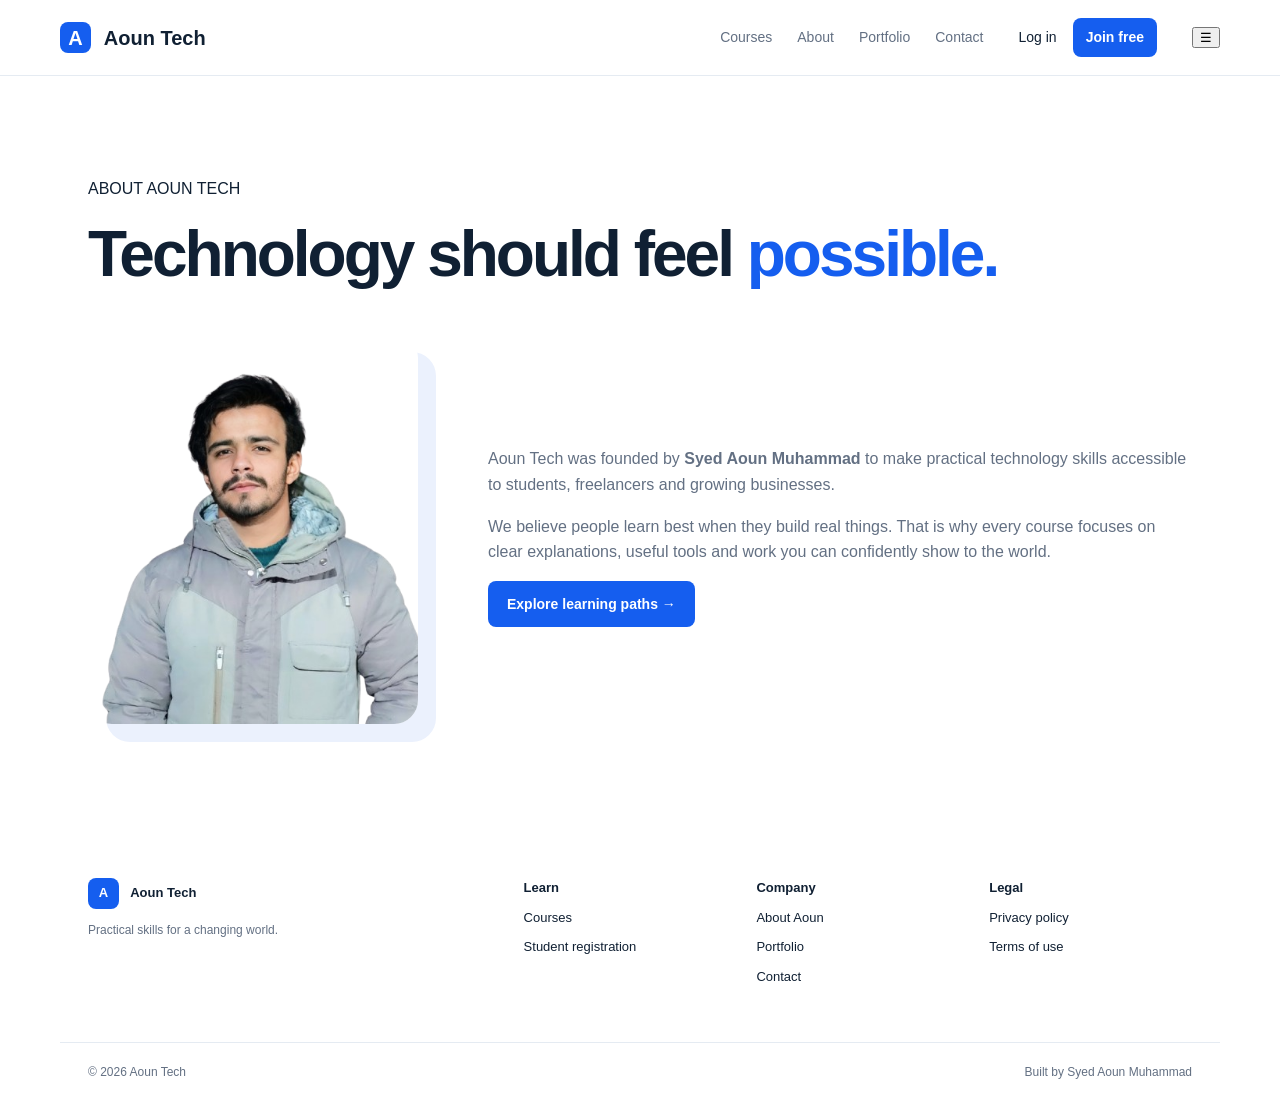
<file: about.html>
<!doctype html><html lang="en"><head><meta charset="utf-8"><meta name="viewport" content="width=device-width,initial-scale=1"><meta name="description" content="Meet Syed Aoun Muhammad, founder of Aoun Tech, a practical learning and digital services platform."><title>About Aoun Tech | Founder Syed Aoun Muhammad</title><link rel="stylesheet" href="aoun-tech.css"></head><body><main class="page"><label>ABOUT AOUN TECH</label><h1>Technology should feel <i>possible.</i></h1><div class="about-grid"><img class="founder-photo" src="profile.jpg" alt="Syed Aoun Muhammad, founder of Aoun Tech"><div><p class="lead">Aoun Tech was founded by <strong>Syed Aoun Muhammad</strong> to make practical technology skills accessible to students, freelancers and growing businesses.</p><p>We believe people learn best when they build real things. That is why every course focuses on clear explanations, useful tools and work you can confidently show to the world.</p><a class="btn" href="courses.html">Explore learning paths →</a></div></div></main><script src="site.js"></script></body></html>
</file>
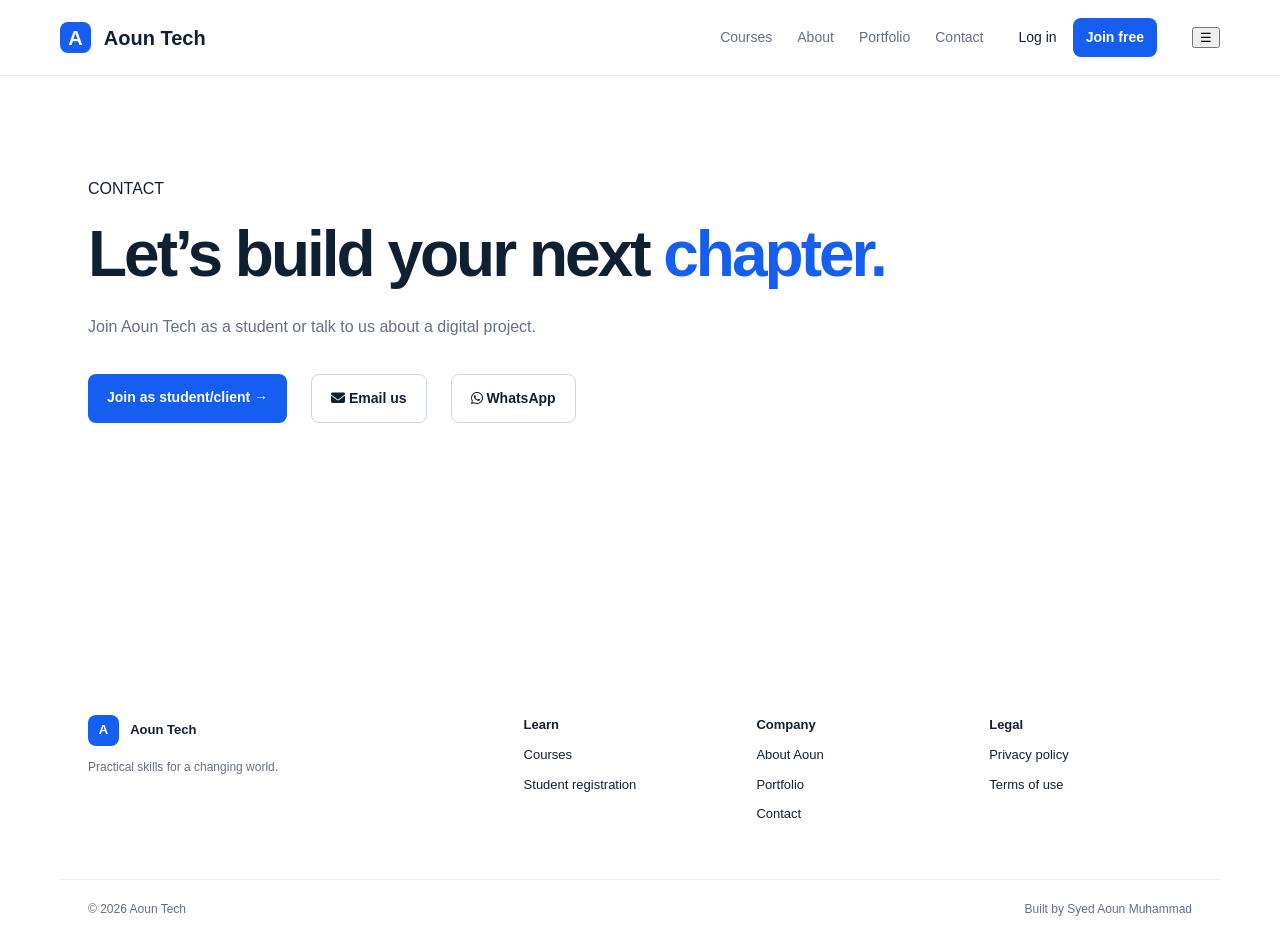
<file: contact.html>
<!doctype html><html lang="en"><head><meta charset="utf-8"><meta name="viewport" content="width=device-width,initial-scale=1"><meta name="description" content="Contact Aoun Tech for practical courses, data projects and digital services."><title>Contact | Aoun Tech</title><link rel="stylesheet" href="aoun-tech.css"><link rel="stylesheet" href="https://cdnjs.cloudflare.com/ajax/libs/font-awesome/6.5.2/css/all.min.css"></head><body><main class="page"><label>CONTACT</label><h1>Let’s build your next <i>chapter.</i></h1><p class="lead">Join Aoun Tech as a student or talk to us about a digital project.</p><div class="contact-box"><a class="btn" href="auth.html?mode=signup">Join as student/client →</a><a class="outline icon-link" aria-label="Send email" href="mailto:syedaoun07@gmail.com"><i class="fa-solid fa-envelope"></i> Email us</a><a class="outline icon-link" aria-label="Chat on WhatsApp" href="https://wa.me/923194901872"><i class="fa-brands fa-whatsapp"></i> WhatsApp</a></div></main><script src="site.js"></script></body></html>
</file>
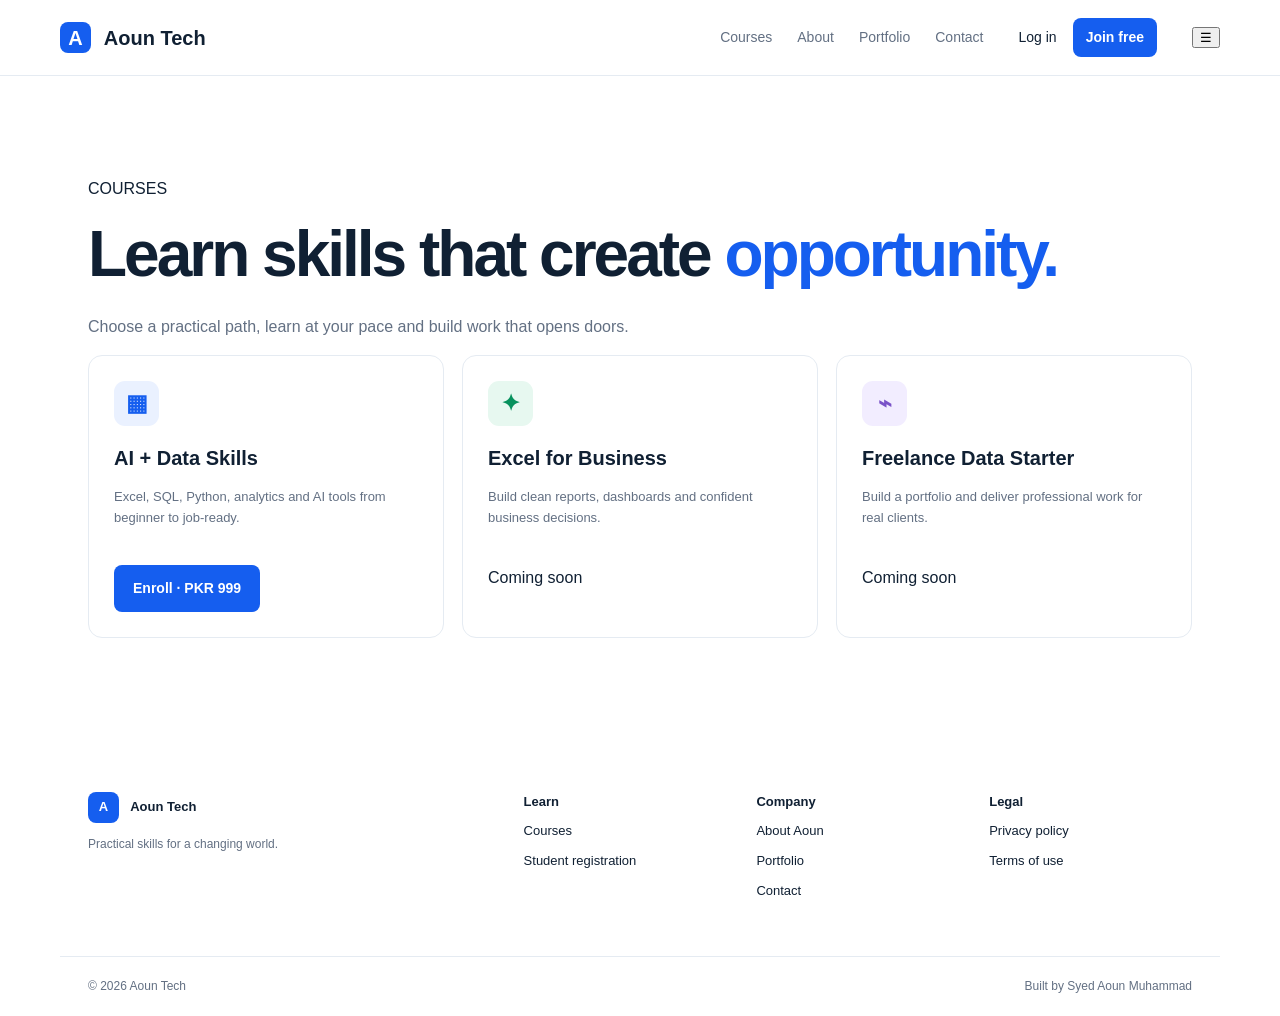
<file: courses.html>
<!doctype html><html lang="en"><head><meta charset="utf-8"><meta name="viewport" content="width=device-width,initial-scale=1"><meta name="description" content="Explore Aoun Tech courses in AI, data analytics, Excel, SQL, Python and freelancing."><title>Courses | Aoun Tech</title><link rel="stylesheet" href="aoun-tech.css"></head><body><main class="page"><label>COURSES</label><h1>Learn skills that create <i>opportunity.</i></h1><p class="lead">Choose a practical path, learn at your pace and build work that opens doors.</p><div class="grid course-grid"><article><strong class="icon blue">▦</strong><h3>AI + Data Skills</h3><p>Excel, SQL, Python, analytics and AI tools from beginner to job-ready.</p><a class="btn" href="auth.html?mode=signup">Enroll · PKR 999</a></article><article><strong class="icon green">✦</strong><h3>Excel for Business</h3><p>Build clean reports, dashboards and confident business decisions.</p><span class="pill">Coming soon</span></article><article><strong class="icon violet">⌁</strong><h3>Freelance Data Starter</h3><p>Build a portfolio and deliver professional work for real clients.</p><span class="pill">Coming soon</span></article></div></main><script src="site.js"></script></body></html>
</file>
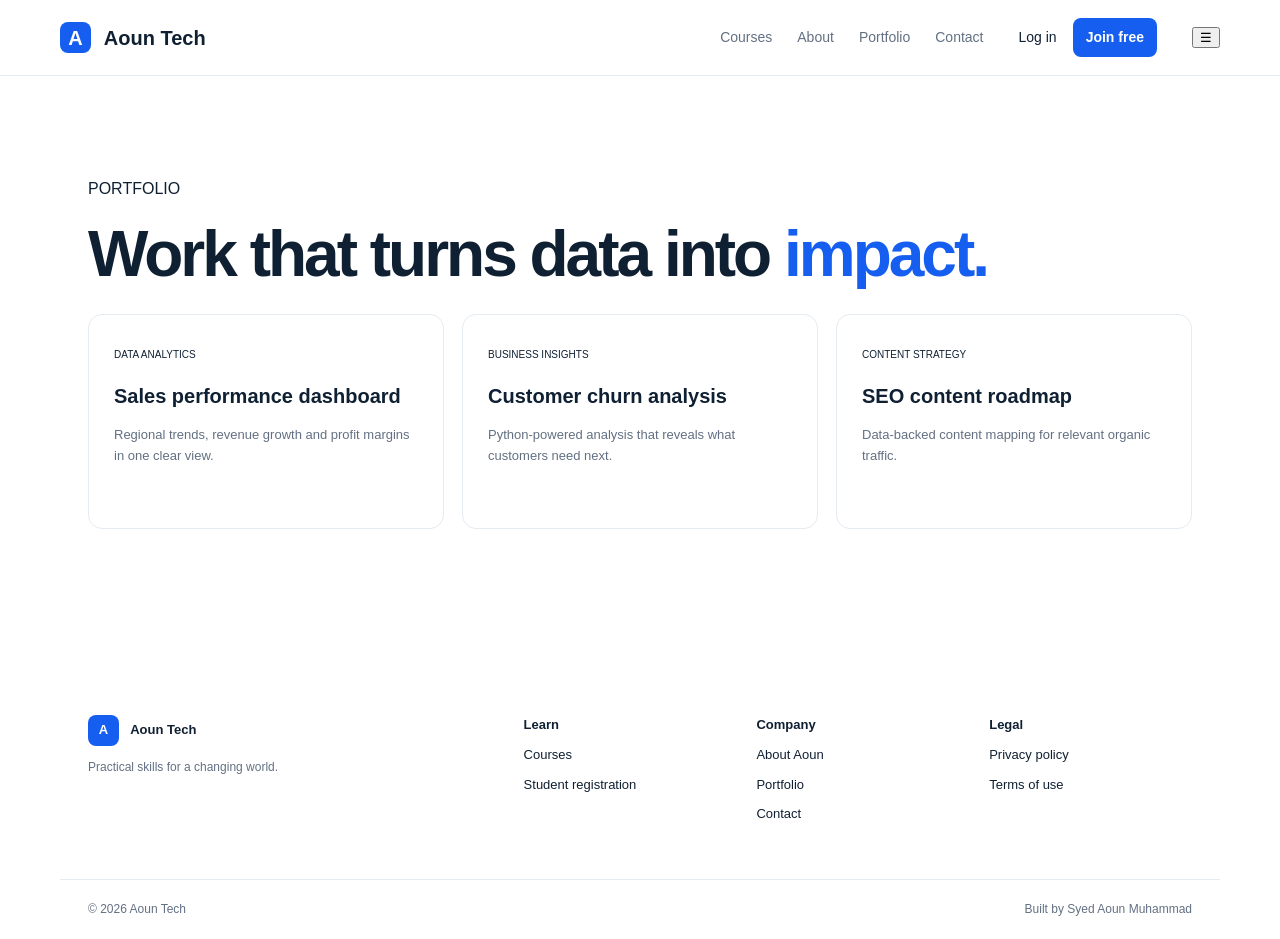
<file: portfolio.html>
<!doctype html><html lang="en"><head><meta charset="utf-8"><meta name="viewport" content="width=device-width,initial-scale=1"><meta name="description" content="Aoun Tech portfolio: dashboards, customer analytics and SEO content strategy projects."><title>Portfolio | Aoun Tech</title><link rel="stylesheet" href="aoun-tech.css"></head><body><main class="page"><label>PORTFOLIO</label><h1>Work that turns data into <i>impact.</i></h1><div class="grid portfolio"><article><label>DATA ANALYTICS</label><h3>Sales performance dashboard</h3><p>Regional trends, revenue growth and profit margins in one clear view.</p></article><article><label>BUSINESS INSIGHTS</label><h3>Customer churn analysis</h3><p>Python-powered analysis that reveals what customers need next.</p></article><article><label>CONTENT STRATEGY</label><h3>SEO content roadmap</h3><p>Data-backed content mapping for relevant organic traffic.</p></article></div></main><script src="site.js"></script></body></html>
</file>
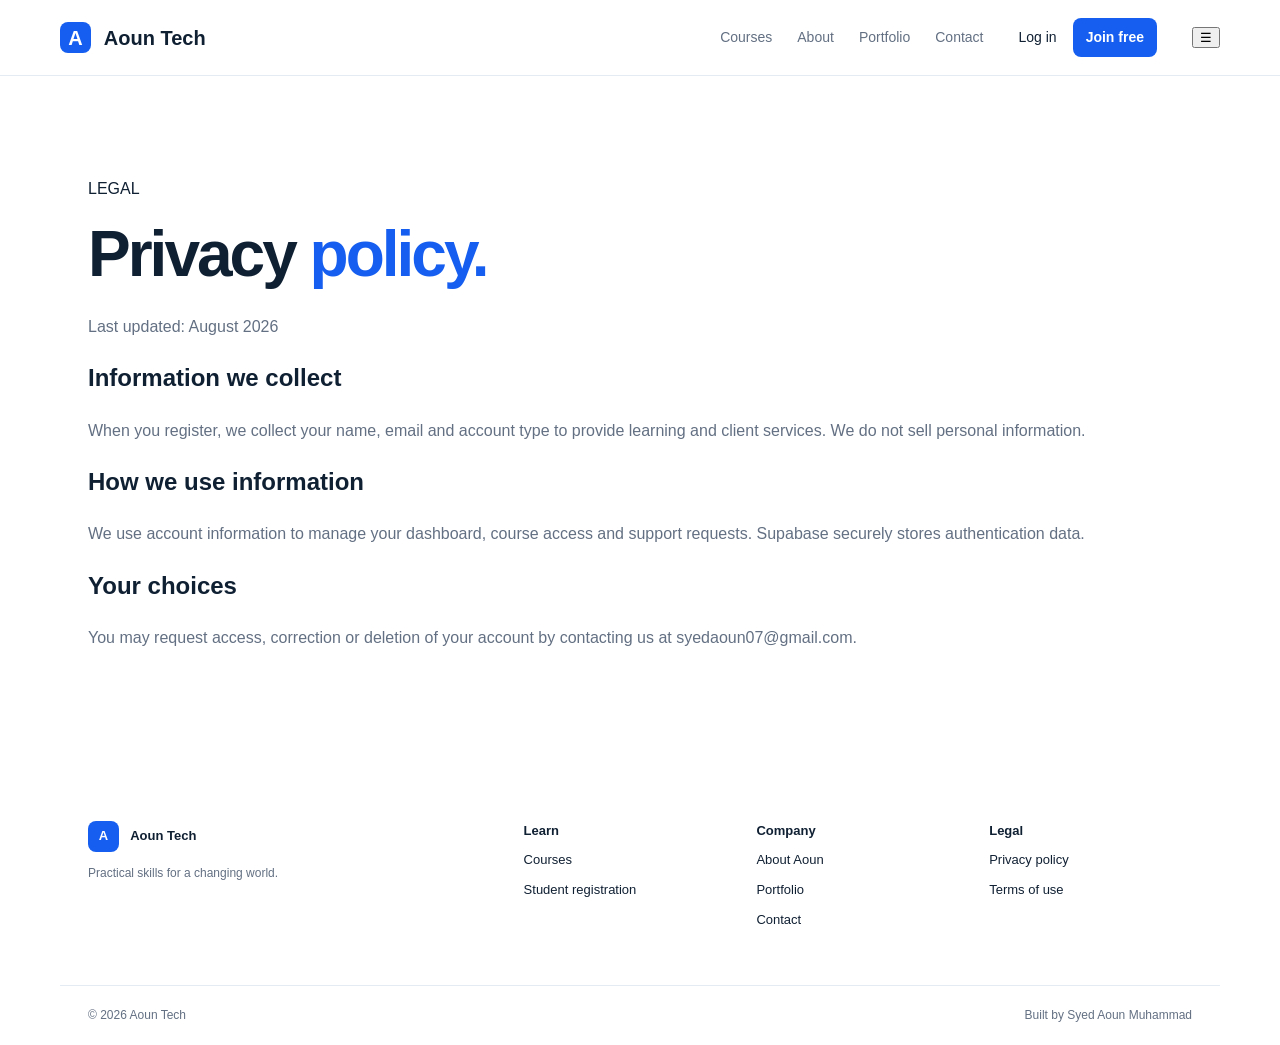
<file: privacy.html>
<!doctype html><html lang="en"><head><meta charset="utf-8"><meta name="viewport" content="width=device-width,initial-scale=1"><title>Privacy Policy | Aoun Tech</title><link rel="stylesheet" href="aoun-tech.css"></head><body><main class="page legal"><label>LEGAL</label><h1>Privacy <i>policy.</i></h1><p>Last updated: August 2026</p><h2>Information we collect</h2><p>When you register, we collect your name, email and account type to provide learning and client services. We do not sell personal information.</p><h2>How we use information</h2><p>We use account information to manage your dashboard, course access and support requests. Supabase securely stores authentication data.</p><h2>Your choices</h2><p>You may request access, correction or deletion of your account by contacting us at syedaoun07@gmail.com.</p></main><script src="site.js"></script></body></html>
</file>
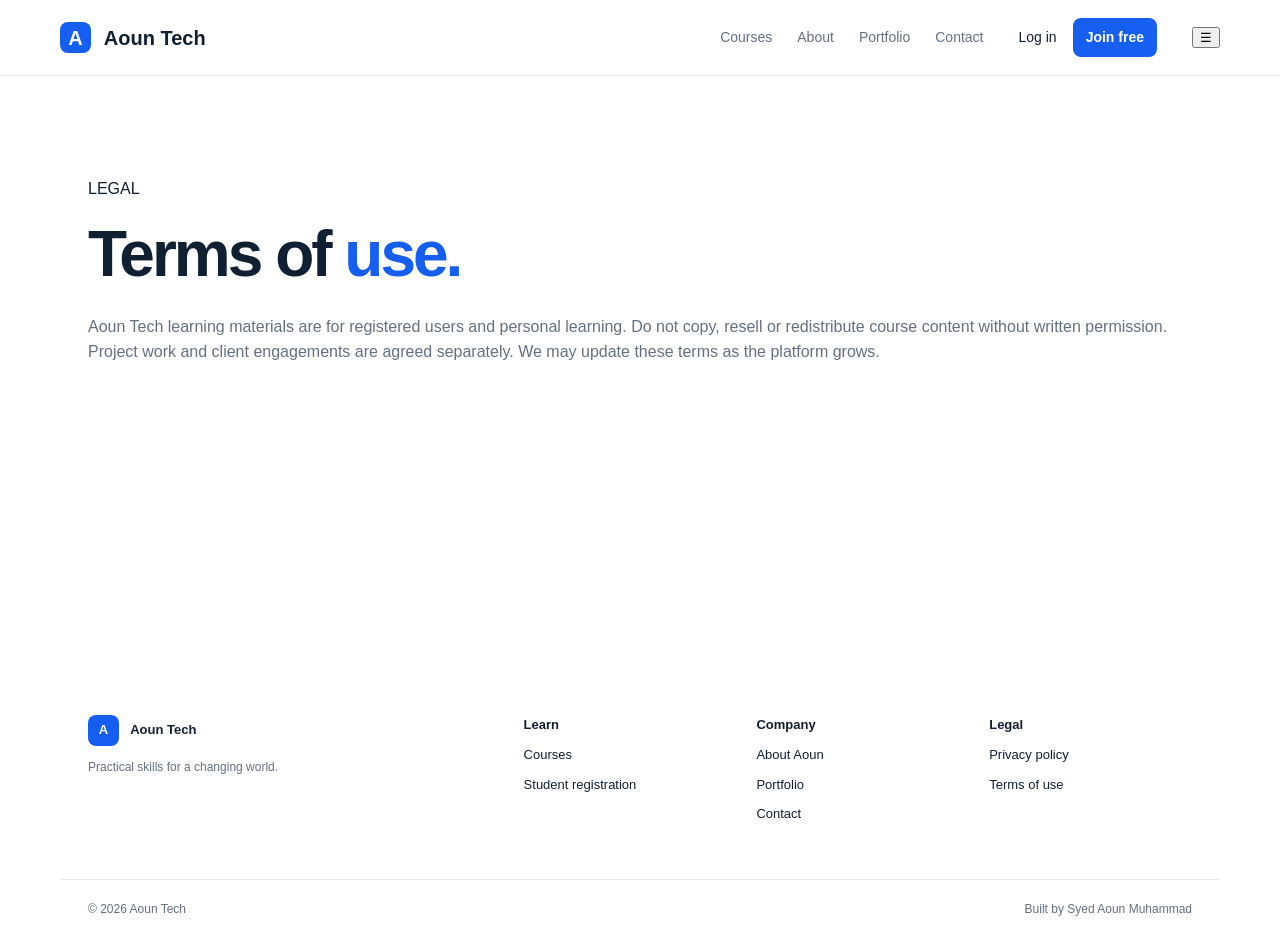
<file: terms.html>
<!doctype html><html lang="en"><head><meta charset="utf-8"><meta name="viewport" content="width=device-width,initial-scale=1"><title>Terms of Use | Aoun Tech</title><link rel="stylesheet" href="aoun-tech.css"></head><body><main class="page legal"><label>LEGAL</label><h1>Terms of <i>use.</i></h1><p>Aoun Tech learning materials are for registered users and personal learning. Do not copy, resell or redistribute course content without written permission. Project work and client engagements are agreed separately. We may update these terms as the platform grows.</p></main><script src="site.js"></script></body></html>
</file>
<file: aoun-tech.css>
:root{--ink:#102033;--muted:#637083;--line:#e5ebf2;--blue:#155eef;--soft:#f6f9fc}*{box-sizing:border-box}body{margin:0;color:var(--ink);font-family:Inter,Arial,sans-serif;line-height:1.6}a{text-decoration:none;color:inherit}header{height:76px;border-bottom:1px solid var(--line);display:flex;align-items:center;gap:35px;padding:0 max(25px,calc((100% - 1160px)/2));position:sticky;top:0;background:#fff;z-index:2}.logo{font-size:20px;font-weight:800;margin-right:auto}.logo b{display:inline-grid;place-items:center;background:var(--blue);color:#fff;border-radius:8px;width:31px;height:31px;margin-right:8px}nav{display:flex;gap:25px;color:var(--muted);font-size:14px}header>div{display:flex;gap:16px;align-items:center;font-size:14px}.btn,.outline{display:inline-block;padding:12px 19px;border-radius:8px;font-weight:700;font-size:14px}.btn{background:var(--blue);color:#fff}.small{padding:8px 13px}.outline{border:1px solid #ccd6e2;margin-left:10px}.hero,.section,.band,.contact{max-width:1160px;margin:auto;padding-left:28px;padding-right:28px}.hero{display:grid;grid-template-columns:1.1fr .9fr;gap:90px;padding-top:90px;padding-bottom:75px}.hero label,.section>label,.band label,.contact label{font-size:11px;letter-spacing:2px;font-weight:800;color:var(--blue)}h1{font-size:clamp(43px,5vw,70px);line-height:1.08;letter-spacing:-3px;margin:18px 0 25px}h1 i,h2 i{color:var(--blue);font-style:normal}.hero p{color:var(--muted);font-size:17px;max-width:570px}.trust{display:flex;gap:36px;margin-top:44px}.trust b{font-size:21px}.trust small{display:block;color:var(--muted);font-size:11px;font-weight:400}aside{border:1px solid var(--line);border-radius:17px;padding:25px;box-shadow:0 20px 50px #10203312}aside span{font-size:11px;color:var(--muted)}aside h2{margin:28px 0 0}aside p,aside small{color:var(--muted);font-size:13px}aside hr{border:0;border-top:1px solid var(--line);margin:22px 0}aside div{border-bottom:1px solid var(--line);padding:13px 0;font-size:14px}aside div small{display:block;margin-left:20px}aside a{display:block;color:var(--blue);font-weight:700;margin-top:18px}.section{padding-top:90px;padding-bottom:90px}.section h2,.band h2,.contact h2{font-size:38px;line-height:1.15;letter-spacing:-1px;margin:10px 0 32px}.grid{display:grid;grid-template-columns:repeat(3,1fr);gap:18px}.grid article{border:1px solid var(--line);border-radius:14px;padding:25px}.icon{display:grid;place-items:center;width:45px;height:45px;border-radius:11px;font-size:23px;margin-bottom:16px}.blue{background:#eaf1ff;color:var(--blue)}.green{background:#e7f8f0;color:#07915d}.violet{background:#f2edff;color:#7952c8}.grid article>em{font-size:10px;background:#eaf1ff;color:var(--blue);padding:5px 9px;border-radius:20px;font-style:normal;font-weight:800}.grid h3{font-size:20px;margin:15px 0 7px}.grid p{color:var(--muted);font-size:13px;min-height:65px}.grid footer{border-top:1px solid var(--line);padding-top:15px;color:var(--muted);font-size:11px}.grid footer b{float:right;color:var(--ink)}.band{max-width:none;padding:90px max(28px,calc((100% - 1160px)/2));background:var(--soft);display:grid;grid-template-columns:1fr 1fr;gap:100px}.band p{color:var(--muted);max-width:450px}.steps>div{display:flex;gap:20px;border-bottom:1px solid var(--line);padding:20px 0}.steps b{color:var(--blue)}.steps strong,.steps small{display:block}.steps small{color:var(--muted);font-size:12px}.portfolio label{font-size:10px}.portfolio article{min-height:210px}.contact{background:var(--ink);color:#fff;border-radius:16px;display:flex;justify-content:space-between;align-items:center;padding-top:45px;padding-bottom:45px;margin-top:80px;margin-bottom:80px}.contact label{color:#9abbff}.contact p{color:#bbc7d4}.contact h2{margin-bottom:8px}@media(max-width:800px){nav{display:none}.hero,.band{grid-template-columns:1fr;gap:40px}.hero{padding-top:55px}.grid{grid-template-columns:1fr}.contact{display:block;margin-left:18px;margin-right:18px}.contact .btn{margin-top:20px}}
.page{max-width:1160px;margin:auto;padding:100px 28px;min-height:65vh}.about-grid{display:grid;grid-template-columns:330px 1fr;gap:70px;align-items:center;margin-top:45px}.founder-photo{width:100%;height:390px;object-fit:cover;border-radius:24px;filter:grayscale(15%);box-shadow:18px 18px 0 #eaf1ff}.page p,.legal p{color:var(--muted)}.contact-box{display:flex;flex-wrap:wrap;gap:14px;margin-top:35px}.footer-grid{max-width:1160px;margin:auto;padding:45px 28px;display:grid;grid-template-columns:2fr repeat(3,1fr);gap:30px}.footer-grid strong,.footer-grid a{display:block;font-size:13px;margin:9px 0}.footer-grid p,.footer-bottom{color:var(--muted);font-size:12px}.footer-bottom{border-top:1px solid var(--line);max-width:1160px;margin:auto;padding:20px 28px}.footer-bottom span{float:right}@media(max-width:800px){.about-grid,.footer-grid{grid-template-columns:1fr}.founder-photo{height:320px}.footer-bottom span{float:none;display:block;margin-top:8px}}
</file>
